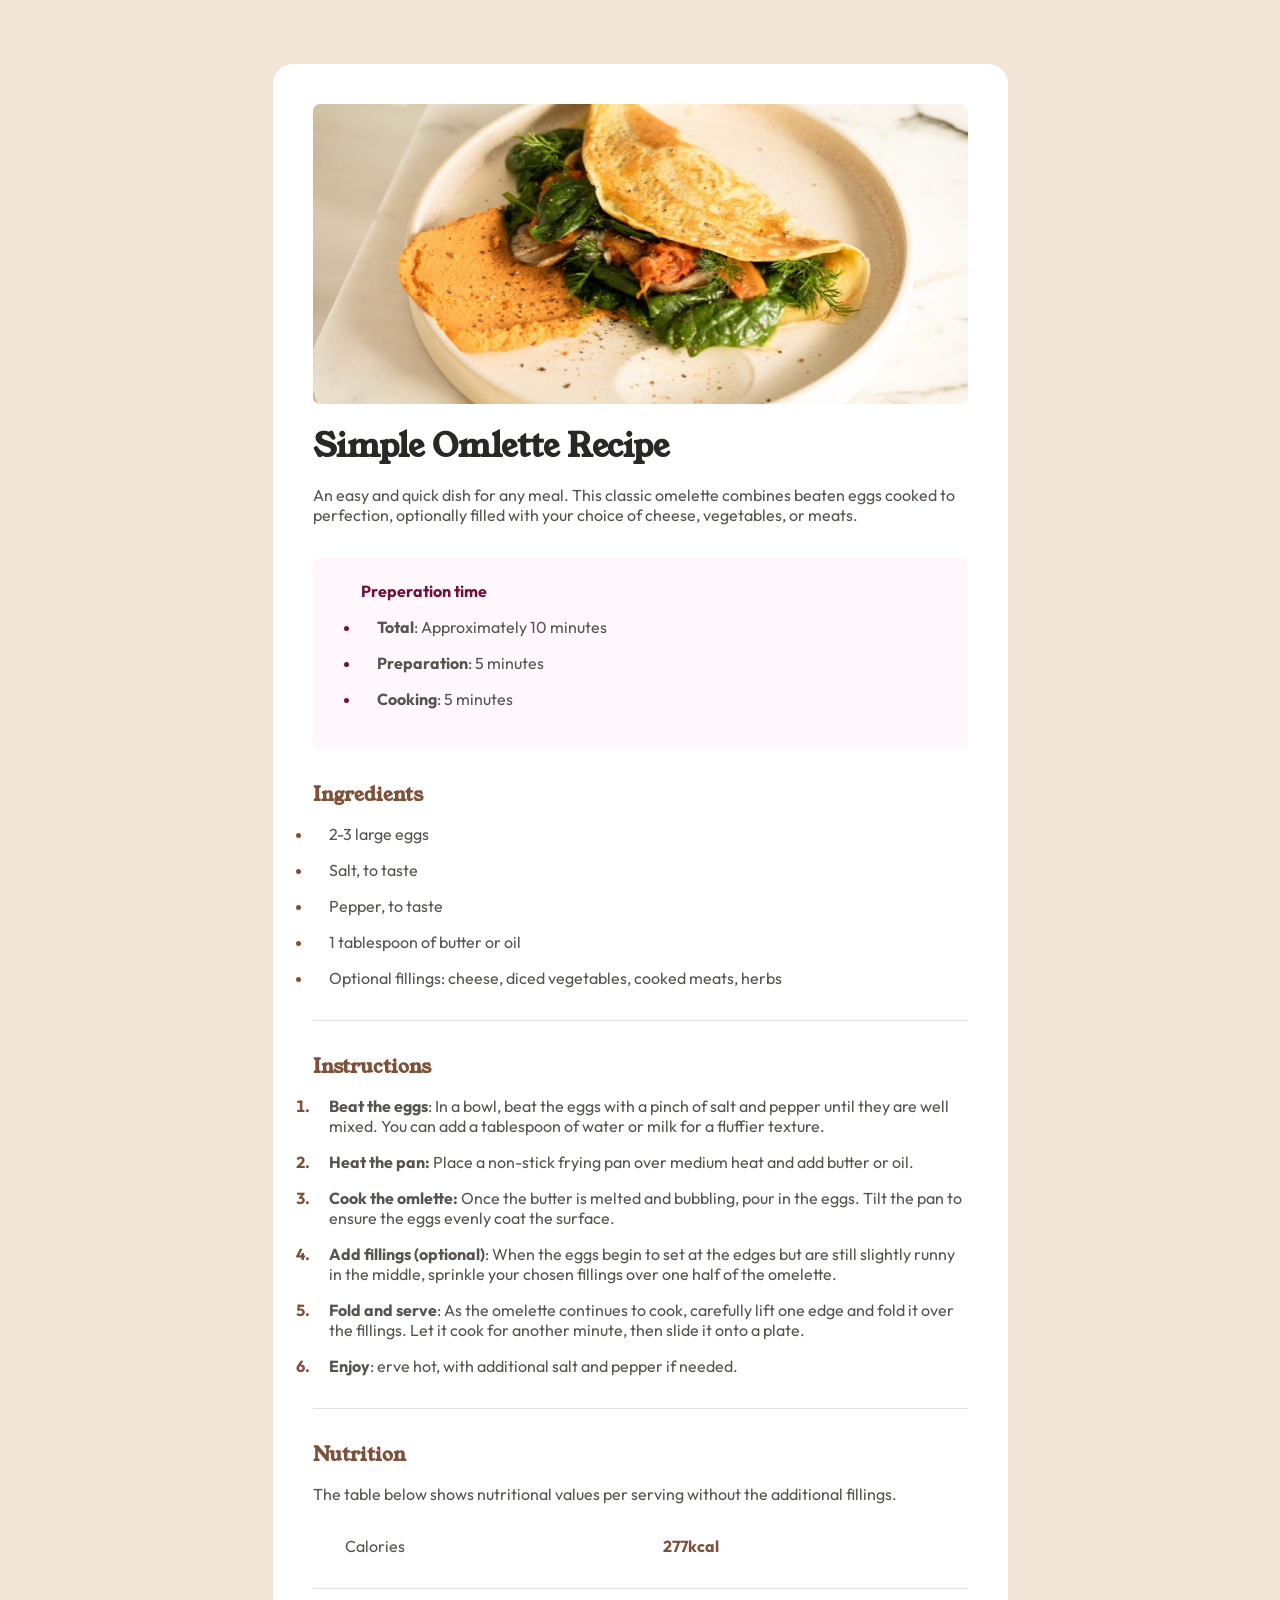
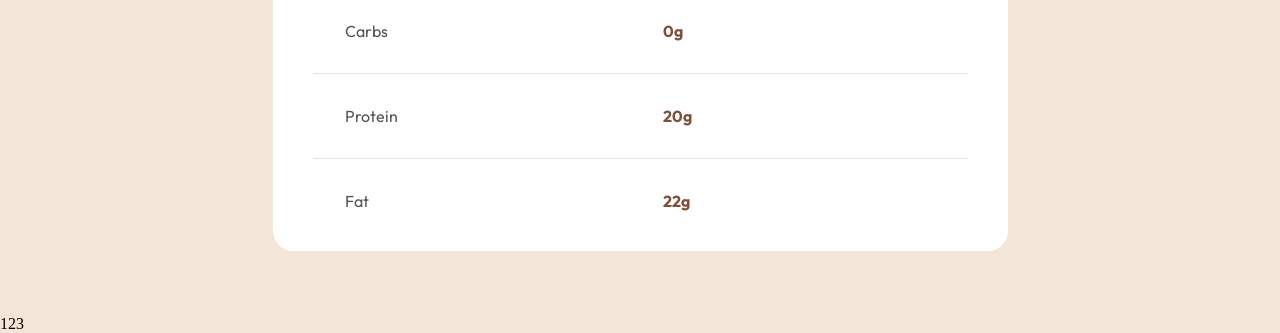
<file: index.html>
<!DOCTYPE html>
<html lang="en">

<head>
  <meta charset="UTF-8">
  <meta name="viewport" content="width=device-width, initial-scale=1.0">
  <link rel="preconnect" href="https://fonts.googleapis.com">
  <link rel="preconnect" href="https://fonts.gstatic.com" crossorigin>
  <link href="https://fonts.googleapis.com/css2?family=Young+Serif&display=swap" rel="stylesheet">
  <link rel="preconnect" href="https://fonts.googleapis.com">
  <link rel="preconnect" href="https://fonts.gstatic.com" crossorigin>
  <link href="https://fonts.googleapis.com/css2?family=Outfit:wght@100..900&display=swap" rel="stylesheet">
  <link rel="stylesheet" href="style.css">
  <title>Best Omlette Recipe</title>
</head>

<body>
  <main>
    <div id="recipe-card">
      <img class="mobile-omlette-img" src="./img/image-omelette.jpeg" alt="omelette">
      <div class="recipe-card-content">
        <img class="omlette-img" src="./img/image-omelette.jpeg" alt="Omlette">
        <div class="ingredients-section">
          <h1 class="main-header">
            Simple Omlette Recipe
          </h1>
          <p>
            An easy and quick dish for any meal. This classic omelette combines beaten eggs cooked to perfection,
            optionally filled with your choice of cheese, vegetables, or meats.
          </p>
          <div class="preperation-time-container">
            <h4 class="prep-time-heading">Preperation time</h4>
            <ul>
              <li><span class="bold-text">Total</span>: Approximately 10 minutes</li>
              <li><span class="bold-text">Preparation</span>: 5 minutes</li>
              <li><span class="bold-text">Cooking</span>: 5 minutes</li>
            </ul>
          </div>
          <h3 class="gold-text">Ingredients</h3>
          <ul class="gold-list">
            <li>2-3 large eggs</li>
            <li>Salt, to taste</li>
            <li>Pepper, to taste</li>
            <li>1 tablespoon of butter or oil</li>
            <li>Optional fillings: cheese, diced vegetables, cooked meats, herbs</li>
          </ul>
        </div>
        <div class="divider"></div>
        <h3 class="gold-text">
          Instructions
        </h3>
        <ol class="gold-list">
          <li><span class="bold-text">Beat the eggs</span>: In a bowl, beat the eggs with a pinch of salt and pepper
            until they
            are well mixed. You can add a tablespoon of water or milk for a fluffier texture.</li>
          <li><span class="bold-text">Heat the pan:</span> Place a non-stick frying pan over medium heat and add
            butter
            or oil.</li>
          <li>
            <span class="bold-text">Cook the omlette:</span> Once the butter is melted and bubbling, pour in the eggs.
            Tilt the pan to ensure the eggs evenly coat the surface.
          </li>
          <li><span class="bold-text">Add fillings (optional)</span>: When the eggs begin to set at the edges but are
            still slightly runny in the middle, sprinkle your chosen fillings over
            one half of the omelette.</li>
          <li><span class="bold-text">Fold and serve</span>: As the omelette continues to cook, carefully lift one
            edge
            and fold it over the fillings. Let it cook for another
            minute, then slide it onto a plate.</li>
          <li><span class="bold-text">Enjoy</span>: erve hot, with additional salt and pepper if needed.</li>
        </ol>
        <div class="divider"></div>
        <h3 class="gold-text">
          Nutrition
        </h3>
        <p class="nutrition-p">The table below shows nutritional values per serving without the additional fillings.</p>
        <div class="nutrition-table">
          <div class="nutrition-card">
            <p class="macro-p">Calories</p>
            <p class="gold-text bold-text">277kcal</p>
          </div>
          <div class="divider"></div>
          <div class="nutrition-card">
            <p class="macro-p">Carbs</p>
            <p class="gold-text bold-text">0g</p>
          </div>
          <div class="divider"></div>
          <div class="nutrition-card">
            <p class="macro-p">Protein</p>
            <p class="gold-text bold-text">20g</p>
          </div>
          <div class="divider"></div>
          <div class="nutrition-card">
            <p class="macro-p">Fat</p>
            <p class="gold-text bold-text">22g</p>
          </div>
        </div>
      </div>
    </div>
  </main>
</body>

</html>
123
</file>
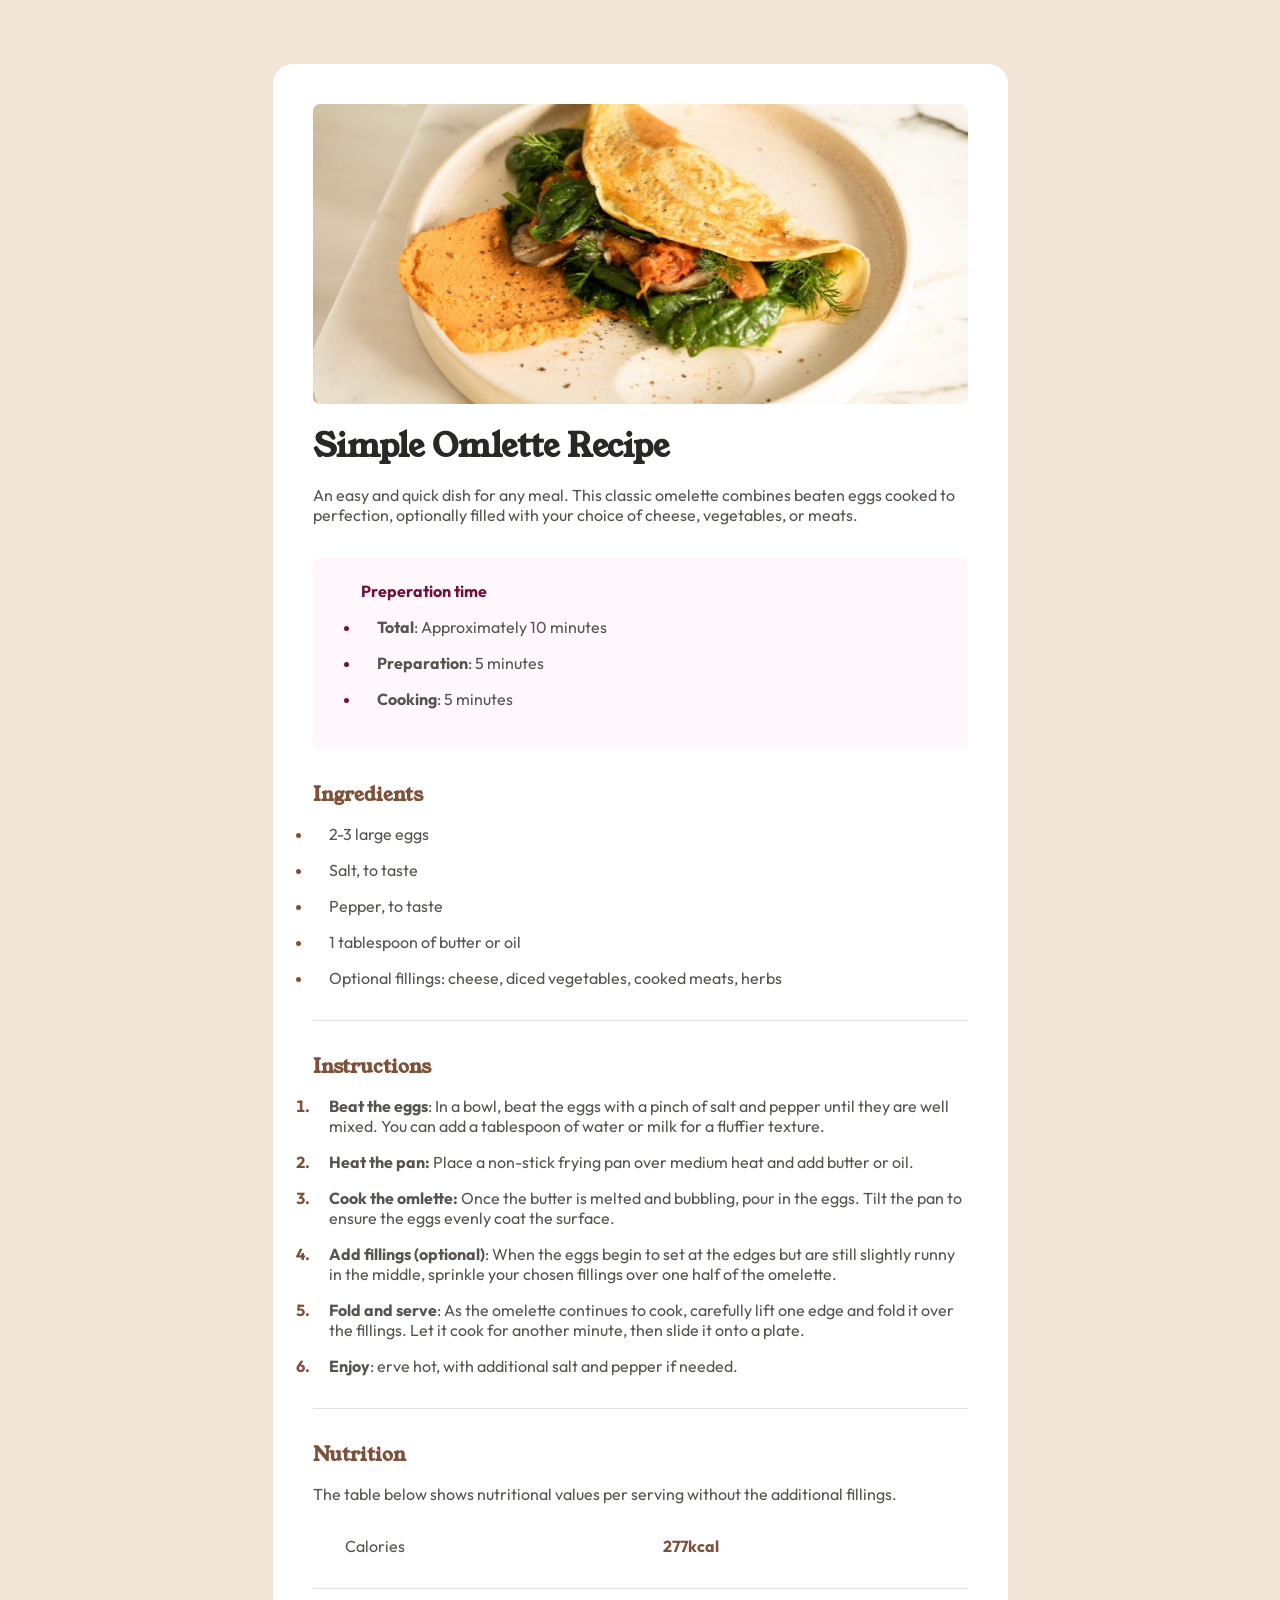
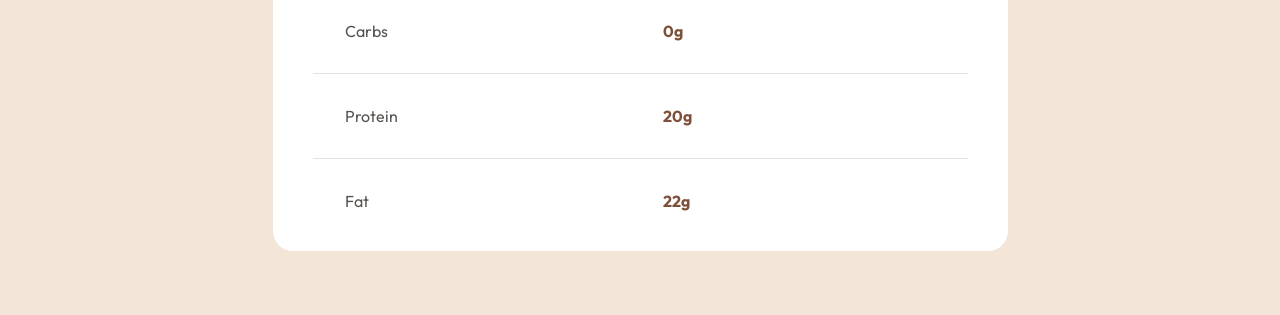
<file: recipe-new/index.html>
<!DOCTYPE html>
<html lang="en">

<head>
  <meta charset="UTF-8">
  <meta name="viewport" content="width=device-width, initial-scale=1.0">
  <link rel="preconnect" href="https://fonts.googleapis.com">
  <link rel="preconnect" href="https://fonts.gstatic.com" crossorigin>
  <link href="https://fonts.googleapis.com/css2?family=Young+Serif&display=swap" rel="stylesheet">
  <link rel="preconnect" href="https://fonts.googleapis.com">
  <link rel="preconnect" href="https://fonts.gstatic.com" crossorigin>
  <link href="https://fonts.googleapis.com/css2?family=Outfit:wght@100..900&display=swap" rel="stylesheet">
  <link rel="stylesheet" href="style.css">
  <title>Best Omlette Recipe</title>
</head>

<body>
  <main>
    <div id="recipe-card">
      <img class="mobile-omlette-img" src="./img/image-omelette.jpeg" alt="omelette">
      <div class="recipe-card-content">
        <img class="omlette-img" src="./img/image-omelette.jpeg" alt="Omlette">
        <div class="ingredients-section">
          <h1 class="main-header">
            Simple Omlette Recipe
          </h1>
          <p>
            An easy and quick dish for any meal. This classic omelette combines beaten eggs cooked to perfection,
            optionally filled with your choice of cheese, vegetables, or meats.
          </p>
          <div class="preperation-time-container">
            <h4 class="prep-time-heading">Preperation time</h4>
            <ul>
              <li><span class="bold-text">Total</span>: Approximately 10 minutes</li>
              <li><span class="bold-text">Preparation</span>: 5 minutes</li>
              <li><span class="bold-text">Cooking</span>: 5 minutes</li>
            </ul>
          </div>
          <h3 class="gold-text">Ingredients</h3>
          <ul class="gold-list">
            <li>2-3 large eggs</li>
            <li>Salt, to taste</li>
            <li>Pepper, to taste</li>
            <li>1 tablespoon of butter or oil</li>
            <li>Optional fillings: cheese, diced vegetables, cooked meats, herbs</li>
          </ul>
        </div>
        <div class="divider"></div>
        <h3 class="gold-text">
          Instructions
        </h3>
        <ol class="gold-list">
          <li><span class="bold-text">Beat the eggs</span>: In a bowl, beat the eggs with a pinch of salt and pepper
            until they
            are well mixed. You can add a tablespoon of water or milk for a fluffier texture.</li>
          <li><span class="bold-text">Heat the pan:</span> Place a non-stick frying pan over medium heat and add
            butter
            or oil.</li>
          <li>
            <span class="bold-text">Cook the omlette:</span> Once the butter is melted and bubbling, pour in the eggs.
            Tilt the pan to ensure the eggs evenly coat the surface.
          </li>
          <li><span class="bold-text">Add fillings (optional)</span>: When the eggs begin to set at the edges but are
            still slightly runny in the middle, sprinkle your chosen fillings over
            one half of the omelette.</li>
          <li><span class="bold-text">Fold and serve</span>: As the omelette continues to cook, carefully lift one
            edge
            and fold it over the fillings. Let it cook for another
            minute, then slide it onto a plate.</li>
          <li><span class="bold-text">Enjoy</span>: erve hot, with additional salt and pepper if needed.</li>
        </ol>
        <div class="divider"></div>
        <h3 class="gold-text">
          Nutrition
        </h3>
        <p class="nutrition-p">The table below shows nutritional values per serving without the additional fillings.</p>
        <div class="nutrition-table">
          <div class="nutrition-card">
            <p class="macro-p">Calories</p>
            <p class="gold-text bold-text">277kcal</p>
          </div>
          <div class="divider"></div>
          <div class="nutrition-card">
            <p class="macro-p">Carbs</p>
            <p class="gold-text bold-text">0g</p>
          </div>
          <div class="divider"></div>
          <div class="nutrition-card">
            <p class="macro-p">Protein</p>
            <p class="gold-text bold-text">20g</p>
          </div>
          <div class="divider"></div>
          <div class="nutrition-card">
            <p class="macro-p">Fat</p>
            <p class="gold-text bold-text">22g</p>
          </div>
        </div>
      </div>
    </div>
  </main>
</body>

</html>
</file>
<file: style.css>
* {
  margin: 0;
  padding: 0;
  box-sizing: border-box;
}

body {
  background-color: #f3e5d8;
}

h1,
h2,
h3 {
  font-family: "Young Serif", serif;
}

p {
  font-family: "Outfit", sans-serif;
  color: #575351;
}

#recipe-card {
  background-color: #fff;
  margin: 4rem auto;
  width: 735px;
  border-radius: 20px;

}

.recipe-card-content {
  padding: 2.5rem;
}

.omlette-img {
  width: 655px;
  border-radius: 7px;

}

.main-header {
  color: #2a2827;
  margin: 1rem 0rem;
}

.preperation-time-container {
  margin: 2rem 0rem;
  background-color: #fff7fc;
  border-radius: 7px;
  padding: 1.5rem 0rem 1.5rem 3rem;

}

.prep-time-heading {
  font-family: "Outfit", sans-serif;
  color: #6f103D;
}

li {
  font-family: "Outfit", sans-serif;
  padding-left: 1rem;
  margin: 1rem 0rem;
  color: #575351;
}

li::marker {
  color: #6f103D;
}

.bold-text {
  font-weight: bold;
}

.gold-text {
  color: #7e5039;
}

.gold-list li::marker {
  color: #7e5039;
  font-weight: bold;
}

.divider {
  background: #e2e2e2;
  height: 1px;
  margin: 2rem 0rem;
}

.nutrition-p {
  margin: 1rem 0rem;
}

.nutrition-table {
  margin-top: 2rem;
}

.nutrition-card {
  display: flex;
}

.macro-p {
  width: 350px;
  padding-left: 2rem;
}

.mobile-omlette-img {
  display: none;
}

/*
</file>
<file: recipe-new/style.css>
* {
  margin: 0;
  padding: 0;
  box-sizing: border-box;
}

body {
  background-color: #f3e5d8;
}

h1,
h2,
h3 {
  font-family: "Young Serif", serif;
}

p {
  font-family: "Outfit", sans-serif;
  color: #575351;
}

#recipe-card {
  background-color: #fff;
  margin: 4rem auto;
  width: 735px;
  border-radius: 20px;

}

.recipe-card-content {
  padding: 2.5rem;
}

.omlette-img {
  width: 655px;
  border-radius: 7px;

}

.main-header {
  color: #2a2827;
  margin: 1rem 0rem;
}

.preperation-time-container {
  margin: 2rem 0rem;
  background-color: #fff7fc;
  border-radius: 7px;
  padding: 1.5rem 0rem 1.5rem 3rem;

}

.prep-time-heading {
  font-family: "Outfit", sans-serif;
  color: #6f103D;
}

li {
  font-family: "Outfit", sans-serif;
  padding-left: 1rem;
  margin: 1rem 0rem;
  color: #575351;
}

li::marker {
  color: #6f103D;
}

.bold-text {
  font-weight: bold;
}

.gold-text {
  color: #7e5039;
}

.gold-list li::marker {
  color: #7e5039;
  font-weight: bold;
}

.divider {
  background: #e2e2e2;
  height: 1px;
  margin: 2rem 0rem;
}

.nutrition-p {
  margin: 1rem 0rem;
}

.nutrition-table {
  margin-top: 2rem;
}

.nutrition-card {
  display: flex;
}

.macro-p {
  width: 350px;
  padding-left: 2rem;
}

.mobile-omlette-img {
  display: none;
}

chtoto dlya PR
</file>
